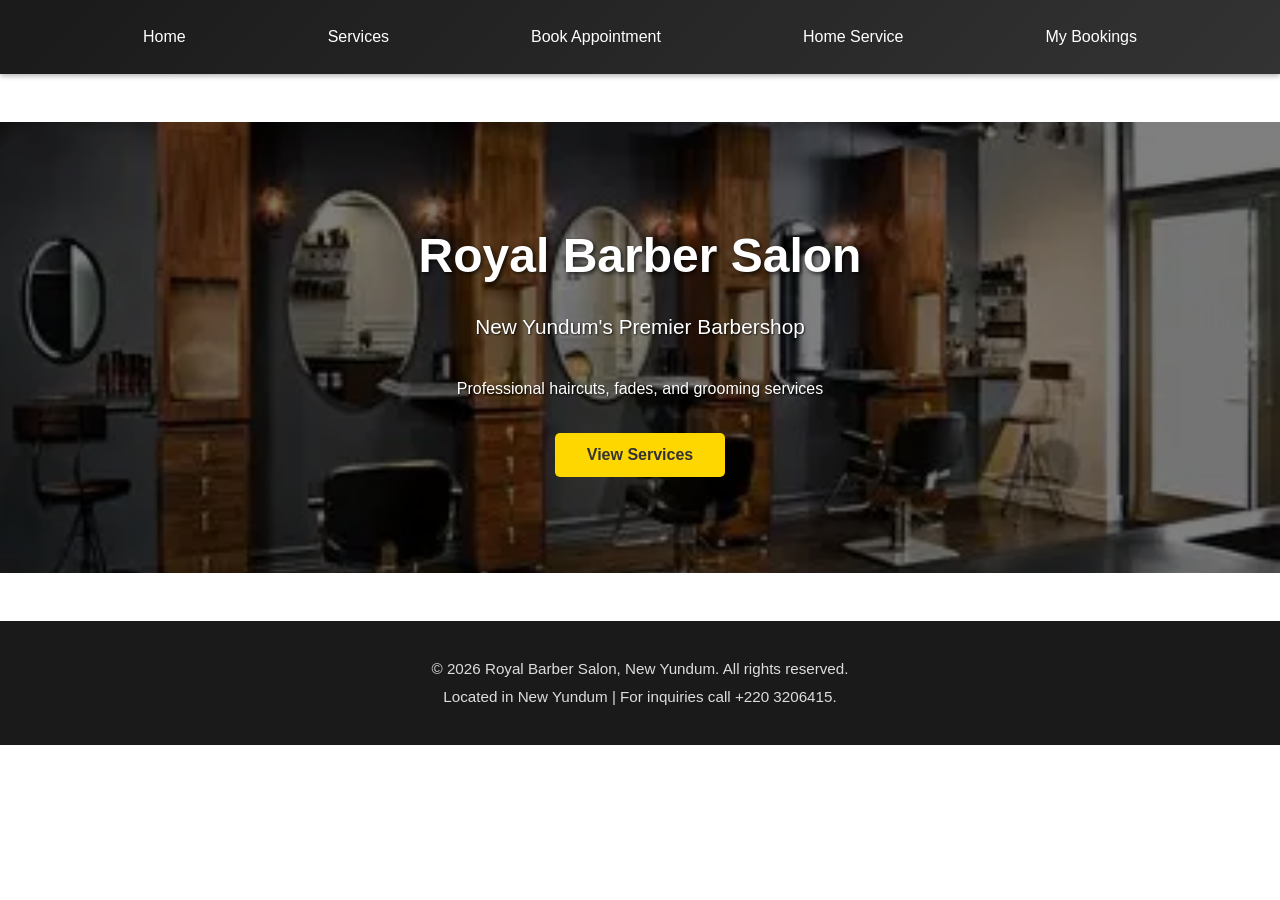
<file: index.html>
<!DOCTYPE html>
<html lang="en">
<head>
    <meta charset="UTF-8">
    <meta name="viewport" content="width=device-width, initial-scale=1.0">
    <title>Royal Barber Salon - New Yundum</title>

    <link rel="stylesheet" href="style.css">
</head>

    

<body>
    <header>
        <nav>
            <a onclick="showSection('home')">Home</a>
            <a onclick="showSection('services')">Services</a>
            <a onclick="showSection('booking')">Book Appointment</a>
            <a onclick="showSection('home-service')">Home Service</a>
            <a onclick="showSection('bookings')">My Bookings</a>
        </nav>
    </header>

    <!-- Home Section -->
    <section id="home" class="active">
        <div class="hero">
            <h1>Royal Barber Salon</h1>
            <p>New Yundum's Premier Barbershop</p>
            <p style="font-size: 1rem;">Professional haircuts, fades, and grooming services</p>
            <button class="cta-button" onclick="showSection('services')">View Services</button>
        </div>
    </section>

    <!-- Services Section -->
    <section id="services">
        <div class="container">
            <h2>Our Services & Prices</h2>
            <div class="services-grid">
                <div class="service-card" onclick="selectServiceAndBook('classic')">
                    <div class="service-image"><img src="images/service-classic.webp" alt="Classic Haircut"></div>
                    <div class="service-info">
                        <h3>Classic Haircut</h3>
                        <p>Precision cut, styling, and grooming for everyday looks.</p>
                        <div class="price">Ordinary: 200 GMD | VIP: 300 GMD</div>
                        <button type="button" class="book-service-btn">Book This Service</button>
                    </div>
                </div>

                <div class="service-card" onclick="selectServiceAndBook('fade')">
                    <div class="service-image"><img src="images/service-fade.webp" alt="Fade and Line-up"></div>
                    <div class="service-info">
                        <h3>Fade & Line-up</h3>
                        <p>Sharp fade with a detailed edge-up finish.</p>
                        <div class="price">Ordinary: 200 GMD | VIP: 300 GMD</div>
                        <button type="button" class="book-service-btn">Book This Service</button>
                    </div>
                </div>

                <div class="service-card" onclick="selectServiceAndBook('beard')">
                    <div class="service-image"><img src="images/service-beard.webp" alt="Beard Trim and Shape"></div>
                    <div class="service-info">
                        <h3>Beard Trim & Shape</h3>
                        <p>Professional beard grooming, shaping, and line-up.</p>
                        <div class="price">Ordinary: 150 GMD | VIP: 200 GMD</div>
                        <button type="button" class="book-service-btn">Book This Service</button>
                    </div>
                </div>

                <div class="service-card" onclick="selectServiceAndBook('package')">
                    <div class="service-image"><img src="images/service-package.webp" alt="Full Grooming Package"></div>
                    <div class="service-info">
                        <h3>Full Grooming Package</h3>
                        <p>Haircut, beard trim, face treatment, and styling.</p>
                        <div class="price">Ordinary: 3,500 GMD | VIP: 5,000 GMD</div>
                        <button type="button" class="book-service-btn">Book This Service</button>
                    </div>
                </div>

                <div class="service-card" onclick="selectServiceAndBook('spray')">
                    <div class="service-image"><img src="images/service-spray.webp" alt="Hair Spray Service"></div>
                    <div class="service-info">
                        <h3>Hair Spray Service</h3>
                        <p>Long-lasting spray finish to lock in your style.</p>
                        <div class="price">Ordinary: 400 GMD | VIP: 500 GMD</div>
                        <button type="button" class="book-service-btn">Book This Service</button>
                    </div>
                </div>

                <div class="service-card" onclick="selectServiceAndBook('curly')">
                    <div class="service-image"><img src="images/service-curly.jpg" alt="Curly Hair Service"></div>
                    <div class="service-info">
                        <h3>Curly Hair Service</h3>
                        <p>Expert curl shaping, moisture care, and styling.</p>
                        <div class="price">Ordinary: 300 GMD | VIP: 450 GMD</div>
                        <button type="button" class="book-service-btn">Book This Service</button>
                    </div>
                </div>

                <div class="service-card" onclick="selectServiceAndBook('kids')">
                    <div class="service-image"><img src="images/service-kids.webp" alt="Kids Haircut"></div>
                    <div class="service-info">
                        <h3>Kids Haircut</h3>
                        <p>Friendly kids cuts with gentle styling and finish.</p>
                        <div class="price">Ordinary: 100 GMD | VIP: 150 GMD</div>
                        <button type="button" class="book-service-btn">Book This Service</button>
                    </div>
                </div>
            </div>
            <button class="cta-button" onclick="showSection('booking')" style="display: block; margin: 0 auto;">Book Now</button>
        </div>
    </section>

    <!-- Booking Section -->
    <section id="booking">
        <div class="container">
            <h2>Book Your Appointment</h2>
            <div class="success-message" id="successMessage">
                Please,Carefully make your bookings! We'll see you soon.
            </div>
            <form class="booking-form" id="bookingForm">
                <div class="form-group">
                    <label for="fullName">Full Name *</label>
                    <input type="text" id="fullName" name="fullName" required>
                </div>

                <div class="form-group">
                    <label for="phone">Phone Number *</label>
                    <input type="tel" id="phone" name="phone" required>
                </div>

                <div class="form-row">
                    <div class="form-group">
                        <label for="bookingDate">Booking Date *</label>
                        <input type="date" id="bookingDate" name="bookingDate" required>
                    </div>
                    <div class="form-group">
                        <label for="bookingTime">Booking Time *</label>
                        <input type="time" id="bookingTime" name="bookingTime" required>
                    </div>
                </div>

                <div class="form-group">
                    <label for="service">Select Service *</label>
                    <select id="service" name="service" required onchange="updatePrice()">
                        <option value="">-- Choose a service --</option>
                        <option value="classic">Classic Haircut - 200/300 GMD</option>
                        <option value="fade">Fade & Line-up - 200/300 GMD</option>
                        <option value="beard">Beard Trim & Shape - 150/200 GMD</option>
                        <option value="package">Full Grooming Package - 3,500/5,000 GMD</option>
                        <option value="spray">Hair Spray Service - 400/500 GMD</option>
                        <option value="curly">Curly Hair Service - 300/450 GMD</option>
                        <option value="kids">Kids Haircut - 100/150 GMD</option>
                    </select>
                </div>

                <div class="form-group">
                    <label>Treatment Type *</label>
                    <div class="radio-group">
                        <div class="radio-item">
                            <input type="radio" id="ordinary" name="treatment" value="Ordinary" required onchange="updatePrice()">
                            <label for="ordinary">Ordinary</label>
                        </div>
                        <div class="radio-item">
                            <input type="radio" id="vip" name="treatment" value="VIP" required onchange="updatePrice()">
                            <label for="vip">VIP</label>
                        </div>
                    </div>
                </div>

                <div class="form-group">
                    <label>Service Location *</label>
                    <div class="radio-group">
                        <div class="radio-item">
                            <input type="radio" id="salon" name="location" value="Salon" required onchange="updatePrice()">
                            <label for="salon">At Our Salon</label>
                        </div>
                        <div class="radio-item">
                            <input type="radio" id="home" name="location" value="Home Service" required onchange="updatePrice()">
                            <label for="home">Home Service (+500 GMD)</label>
                        </div>
                    </div>
                </div>

                <div class="form-group">
                    <label for="notes">Additional Notes</label>
                    <textarea id="notes" name="notes" rows="3" placeholder="Any special requests or preferences..."></textarea>
                </div>

                <div class="form-group">
                    <label>Payment Method * (Click icon to open app)</label>
                    <div class="payment-methods">
                        <div class="payment-option">
                            <input type="radio" id="wave" name="payment" value="Wave" required onclick="openPaymentApp('wave')">
                            <label for="wave" onclick="selectAndOpenApp('wave', event)" title="Wave">
                                <img class="payment-app-icon" src="images/wave.png" alt="Wave logo">
                                Wave 
                            </label>
                        </div>
                        <div class="payment-option">
                            <input type="radio" id="afrimoney" name="payment" value="Afrimoney" required onclick="openPaymentApp('afrimoney')">
                            <label for="afrimoney" onclick="selectAndOpenApp('afrimoney', event)" title="Afrimoney">
                                <img class="payment-app-icon" src="images/afrimoney.svg" alt="Afrimoney logo">
                                Afrimoney
                            </label>
                        </div>
                        <div class="payment-option">
                            <input type="radio" id="qmoney" name="payment" value="Qmoney" required onclick="openPaymentApp('qmoney')">
                            <label for="qmoney" onclick="selectAndOpenApp('qmoney', event)" title="Qmoney">
                                <img class="payment-app-icon" src="images/qmoney.svg" alt="Qmoney logo">
                                Qmoney
                            </label>
                        </div>
                        <div class="payment-option">
                            <input type="radio" id="aps" name="payment" value="APS" required onclick="openPaymentApp('aps')">
                            <label for="aps" onclick="selectAndOpenApp('aps', event)" title="APS">
                                <img class="payment-app-icon" src="images/aps.png" alt="APS logo">
                                APS 
                            </label>
                        </div>
                        <div class="payment-option">
                            <input type="radio" id="yonna" name="payment" value="Yonna" required onclick="openPaymentApp('yonna')">
                            <label for="yonna" onclick="selectAndOpenApp('yonna', event)" title="Yonna">
                                <img class="payment-app-icon" src="images/yonna.png" alt="Yonna logo">
                                Yonna
                            </label>
                        </div>
                    </div>
                </div>

                <div class="summary" id="bookingSummary" style="display: none;">
                    <h3 style="margin-bottom: 1rem;">Booking Summary</h3>
                    <div class="summary-item">
                        <span>Service:</span>
                        <span id="summaryService"></span>
                    </div>
                    <div class="summary-item">
                        <span>Treatment:</span>
                        <span id="summaryTreatment"></span>
                    </div>
                    <div class="summary-item">
                        <span>Location:</span>
                        <span id="summaryLocation"></span>
                    </div>
                    <div class="summary-item">
                        <span>Date & Time:</span>
                        <span id="summaryDateTime"></span>
                    </div>
                    <div class="summary-item">
                        <span>Payment Method:</span>
                        <span id="summaryPayment"></span>
                    </div>
                    <div class="summary-item" id="summaryPayToRow" style="display:none;">
                        <span>Pay To:</span>
                        <span id="summaryPayTo"></span>
                    </div>
                    <div class="summary-item">
                        <span class="summary-total">Total Price:</span>
                        <span class="summary-total" id="summaryPrice">0 GMD</span>
                    </div>
                    <div id="qrContainer" style="text-align:center; margin-top:1rem; display:none;">
                        <img id="bookingQR" alt="Booking QR" style="max-width:200px; border:4px solid #fff; border-radius:8px;" />
                    </div>
                </div>

                <button type="submit" class="submit-btn">Complete Booking</button>
            </form>
        </div>
    </section>

    <!-- Home Service Section -->
    <section id="home-service">
        <div class="container">
            <h2>Home Service Booking</h2>
            <div class="success-message" id="homeServiceSuccess">
                Your home service appointment has been booked successfully.
            </div>
            <form class="booking-form" id="homeServiceForm">
                <div class="form-group">
                    <label for="hsFullName">Full Name *</label>
                    <input type="text" id="hsFullName" name="fullName" required>
                </div>

                <div class="form-group">
                    <label for="hsPhone">Phone Number *</label>
                    <input type="tel" id="hsPhone" name="phone" required>
                </div>

                <div class="form-group">
                    <label for="hsAddress">Home Address *</label>
                    <textarea id="hsAddress" name="address" rows="2" required placeholder="Your full home address in New Yundum..."></textarea>
                </div>

                <div class="form-row">
                    <div class="form-group">
                        <label for="hsDate">Preferred Date *</label>
                        <input type="date" id="hsDate" name="date" required>
                    </div>
                    <div class="form-group">
                        <label for="hsTime">Preferred Time *</label>
                        <input type="time" id="hsTime" name="time" required>
                    </div>
                </div>

                <div class="form-group">
                    <label for="hsService">Select Service *</label>
                    <select id="hsService" name="service" required onchange="updateHomeServicePrice()">
                        <option value="">-- Choose a service --</option>
                        <option value="classic">Classic Haircut - 200/300 GMD</option>
                        <option value="fade">Fade & Line-up - 200/300 GMD</option>
                        <option value="beard">Beard Trim & Shape - 150/200 GMD</option>
                        <option value="package">Full Grooming Package - 3,500/5,000 GMD</option>
                        <option value="spray">Hair Spray Service - 400/500 GMD</option>
                        <option value="curly">Curly Hair Service - 300/450 GMD</option>
                        <option value="kids">Kids Haircut - 100/150 GMD</option>
                    </select>
                </div>

                <div class="form-group">
                    <label>Treatment Type *</label>
                    <div class="radio-group">
                        <div class="radio-item">
                            <input type="radio" id="hsOrdinary" name="hsTreatment" value="Ordinary" required onchange="updateHomeServicePrice()">
                            <label for="hsOrdinary">Ordinary</label>
                        </div>
                        <div class="radio-item">
                            <input type="radio" id="hsVip" name="hsTreatment" value="VIP" required onchange="updateHomeServicePrice()">
                            <label for="hsVip">VIP</label>
                        </div>
                    </div>
                </div>

                <div class="form-group">
                    <label for="hsNotes">Special Requests</label>
                    <textarea id="hsNotes" name="notes" rows="3" placeholder="Any specific requirements..."></textarea>
                </div>

                <div class="form-group">
                    <label>Payment Method * (Click icon to open app)</label>
                    <div class="payment-methods">
                        <div class="payment-option">
                            <input type="radio" id="hsWave" name="hsPayment" value="Wave" required onclick="openPaymentApp('wave')">
                            <label for="hsWave" onclick="selectAndOpenApp('hsWave', event)" title="Wave">
                                <img class="payment-app-icon" src="images/wave.png" alt="Wave logo">
                                Wave 
                            </label>
                        </div>
                        <div class="payment-option">
                            <input type="radio" id="hsAfrimoney" name="hsPayment" value="Afrimoney" required onclick="openPaymentApp('afrimoney')">
                            <label for="hsAfrimoney" onclick="selectAndOpenApp('hsAfrimoney', event)" title="Afrimoney">
                                <img class="payment-app-icon" src="images/afrimoney.svg" alt="Afrimoney logo">
                                Afrimoney
                            </label>
                        </div>
                        <div class="payment-option">
                            <input type="radio" id="hsQmoney" name="hsPayment" value="Qmoney" required onclick="openPaymentApp('qmoney')">
                            <label for="hsQmoney" onclick="selectAndOpenApp('hsQmoney', event)" title="Qmoney">
                                <img class="payment-app-icon" src="images/qmoney.svg" alt="Qmoney logo">
                                Qmoney
                            </label>
                        </div>
                        <div class="payment-option">
                            <input type="radio" id="hsAps" name="hsPayment" value="APS" required onclick="openPaymentApp('aps')">
                            <label for="hsAps" onclick="selectAndOpenApp('hsAps', event)" title="APS">
                                <img class="payment-app-icon" src="images/aps.png" alt="APS logo">
                                APS
                            </label>
                        </div>
                        <div class="payment-option">
                            <input type="radio" id="hsYonna" name="hsPayment" value="Yonna" required onclick="openPaymentApp('yonna')">
                            <label for="hsYonna" onclick="selectAndOpenApp('hsYonna', event)" title="Yonna">
                                <img class="payment-app-icon" src="images/yonna.png" alt="Yonna logo">
                                Yonna
                            </label>
                        </div>
                    </div>
                </div>

                <div class="summary" id="homeServiceSummary" style="display: none;">
                    <h3 style="margin-bottom: 1rem;">Service Summary</h3>
                    <div class="summary-item">
                        <span>Service:</span>
                        <span id="hsSummaryService"></span>
                    </div>
                    <div class="summary-item">
                        <span>Treatment:</span>
                        <span id="hsSummaryTreatment"></span>
                    </div>
                    <div class="summary-item">
                        <span>Date & Time:</span>
                        <span id="hsSummaryDateTime"></span>
                    </div>
                    <div class="summary-item">
                        <span>Location:</span>
                        <span id="hsSummaryLocation"></span>
                    </div>
                    <div class="summary-item">
                        <span>Payment Method:</span>
                        <span id="hsSummaryPayment"></span>
                    </div>
                    <div class="summary-item" id="hsSummaryPayToRow" style="display:none;">
                        <span>Pay To:</span>
                        <span id="hsSummaryPayTo"></span>
                    </div>
                    <div class="summary-item">
                        <span class="summary-total">Total Price:</span>
                        <span class="summary-total" id="hsSummaryPrice">0 GMD</span>
                    </div>
                    <div id="hsQrContainer" style="text-align:center; margin-top:1rem; display:none;">
                        <img id="hsBookingQR" alt="Home Service QR" style="max-width:200px; border:4px solid #fff; border-radius:8px;" />
                    </div>
                </div>

                <button type="submit" class="submit-btn">Confirm Home Service Booking</button>
            </form>
        </div>
    </section>

    <!-- Bookings Review Section -->
    <section id="bookings">
        <div class="container">
            <h2>My Completed Bookings</h2>
            <p class="section-note">View your completed booking forms below. Show the QR code to your barber to confirm the booking and service details instantly.</p>
            <button class="cta-button clear-bookings-btn" onclick="clearAllBookings()">Clear All Bookings</button>
            <div id="bookingsContainer" class="bookings-grid"></div>
            <p id="noBookingsMessage" class="section-note" style="display:none;">No completed bookings yet. Complete a booking or home service form to see your review here.</p>
        </div>
    </section>

    <footer>
        <p>&copy; 2026 Royal Barber Salon, New Yundum. All rights reserved.</p>
        <p>Located in New Yundum | For inquiries call +220 3206415.</p>
    </footer>

    <script src="script.js"></script>
</body>
</html>
</file>
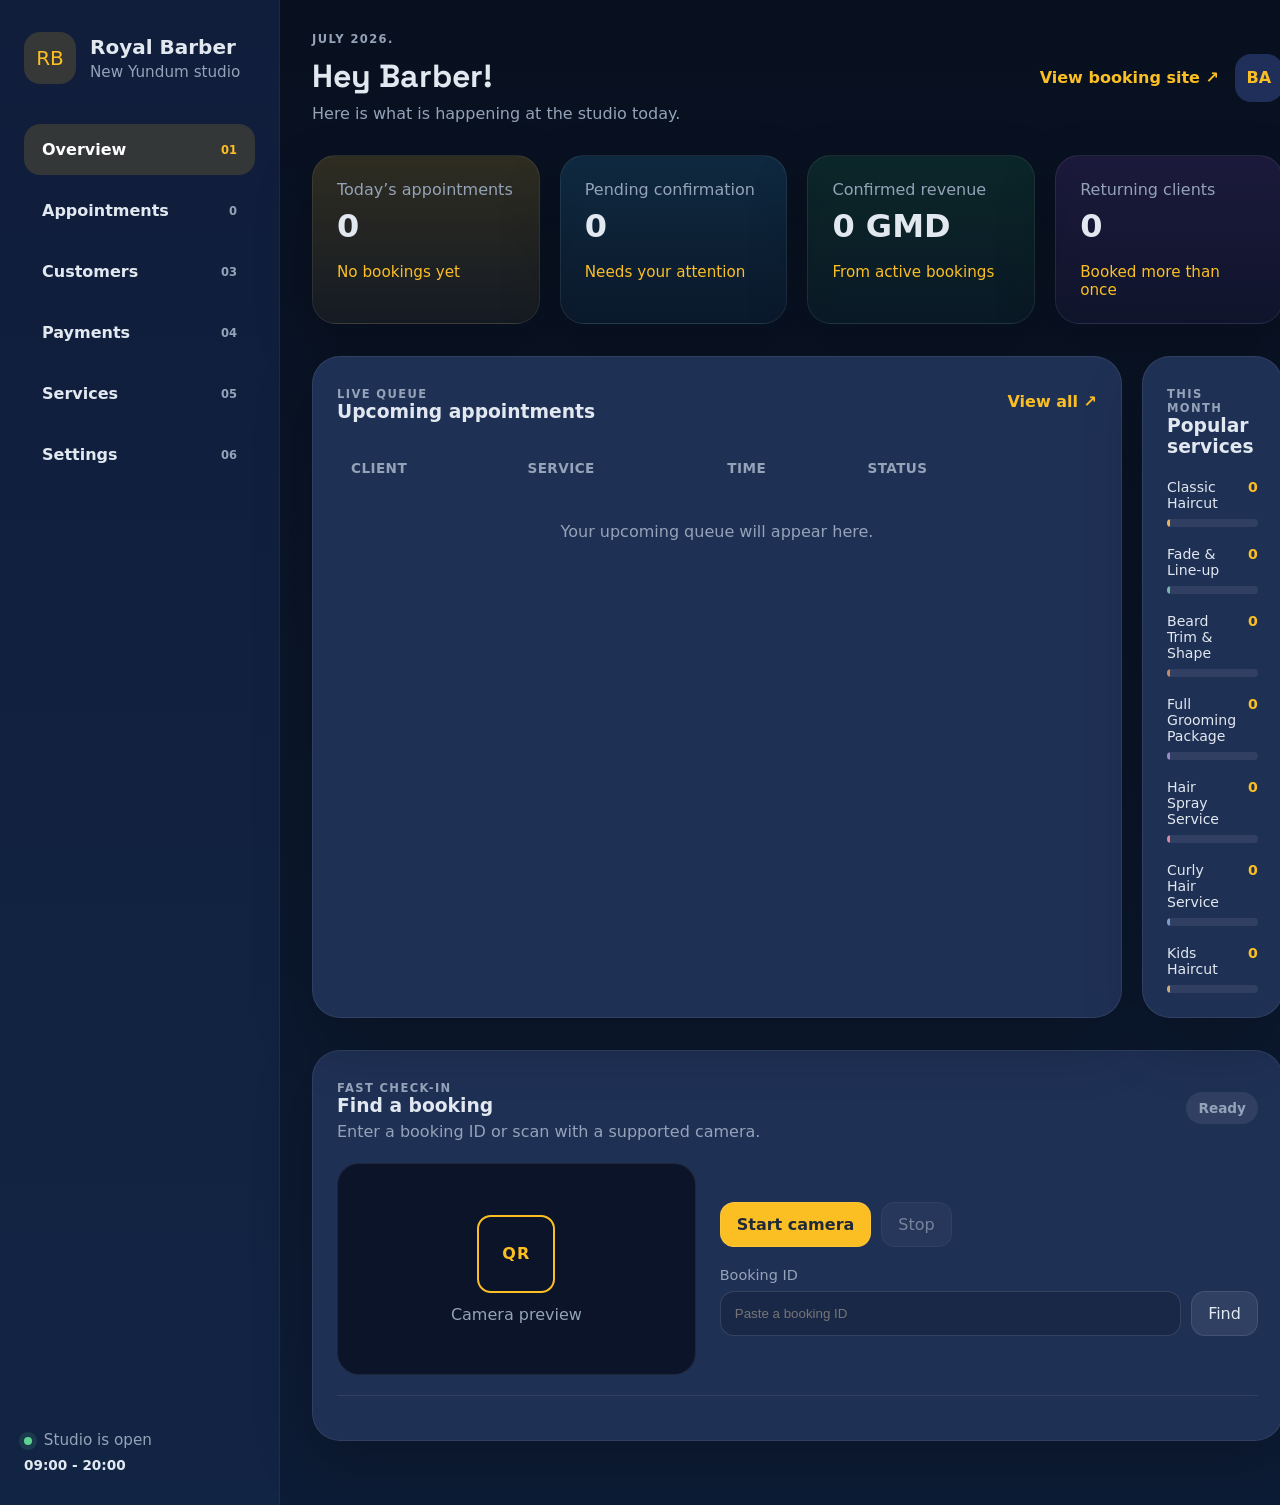
<file: dashboard.html>
<!DOCTYPE html>
<html lang="en">
<head>
  <meta charset="UTF-8">
  <meta name="viewport" content="width=device-width, initial-scale=1.0">
  <title>Royal Barber Salon | Dashboard</title>
  <link rel="preconnect" href="https://fonts.googleapis.com">
  <link rel="preconnect" href="https://fonts.gstatic.com" crossorigin>
  <link href="https://fonts.googleapis.com/css2?family=DM+Sans:wght@400;500;600;700&family=Space+Grotesk:wght@500;600;700&display=swap" rel="stylesheet">
  <link rel="stylesheet" href="dashboard.css">
</head>
<body>
  <div class="dashboard-layout">
    <aside class="sidebar" id="sidebar"><div><div class="brand-panel"><div class="brand-icon">RB</div><div><h1>Royal Barber</h1><p>New Yundum studio</p></div></div><nav class="sidebar-nav" aria-label="Dashboard navigation"><button class="nav-item active" data-page="dashboard">Overview <span>01</span></button><button class="nav-item" data-page="appointments">Appointments <span id="navAppointmentCount">0</span></button><button class="nav-item" data-page="customers">Customers <span>03</span></button><button class="nav-item" data-page="payments">Payments <span>04</span></button><button class="nav-item" data-page="services">Services <span>05</span></button><button class="nav-item" data-page="settings">Settings <span>06</span></button></nav></div><div class="sidebar-footer"><span class="live-dot"></span> Studio is open <strong>09:00 - 20:00</strong></div></aside>
    <main class="content-area">
      <header class="topbar"><div class="page-heading"><p class="eyebrow">JULY 2026.</p><h2>Hey Barber!</h2><p id="pageSubtitle">Here is what is happening at the studio today.</p></div><div class="topbar-actions"><button class="menu-toggle" id="sidebarToggle" aria-label="Open menu">☰</button><a class="view-site" href="index.html">View booking site ↗</a><div class="profile-badge">BA</div></div></header>
      <section id="dashboardPage" class="page-view active-view"><div class="overview-grid"><article class="card card-primary"><p>Today’s appointments</p><h3 id="todayCount">0</h3><span class="card-note" id="todayNote">No bookings yet</span></article><article class="card card-secondary"><p>Pending confirmation</p><h3 id="pendingCount">0</h3><span class="card-note">Needs your attention</span></article><article class="card card-tertiary"><p>Confirmed revenue</p><h3 id="revenueTotal">0 GMD</h3><span class="card-note">From active bookings</span></article><article class="card card-quaternary"><p>Returning clients</p><h3 id="returningCount">0</h3><span class="card-note">Booked more than once</span></article></div><div class="main-panels"><section class="panel"><div class="panel-header"><div><p class="eyebrow">Live queue</p><h3>Upcoming appointments</h3></div><button class="text-button" data-page-link="appointments">View all ↗</button></div><div class="table-wrap"><table><thead><tr><th>Client</th><th>Service</th><th>Time</th><th>Status</th><th></th></tr></thead><tbody id="upcomingRows"></tbody></table><div class="empty-state" id="upcomingEmpty">Your upcoming queue will appear here.</div></div></section><section class="panel"><div class="panel-header"><div><p class="eyebrow">This month</p><h3>Popular services</h3></div></div><div class="service-bars" id="serviceBars"></div></section></div><section class="panel scanner-panel"><div class="panel-header"><div><p class="eyebrow">Fast check-in</p><h3>Find a booking</h3><p>Enter a booking ID or scan with a supported camera.</p></div><span id="scannerStatus" class="scanner-status">Ready</span></div><div class="scanner-layout"><div class="scanner-preview"><video id="qrVideo" playsinline muted aria-label="QR code camera preview"></video><div id="scannerPlaceholder" class="scanner-placeholder"><span class="scanner-frame">QR</span><p>Camera preview</p></div></div><div class="scanner-controls"><div class="scanner-actions"><button id="startScanner" class="scanner-btn primary" type="button">Start camera</button><button id="stopScanner" class="scanner-btn" type="button" disabled>Stop</button></div><form id="bookingLookupForm" class="lookup-form"><label for="bookingCode">Booking ID</label><div class="lookup-row"><input id="bookingCode" type="text" placeholder="Paste a booking ID" autocomplete="off"><button class="scanner-btn" type="submit">Find</button></div></form></div></div><div id="bookingDetails" class="booking-details" aria-live="polite" hidden></div></section></section>
      <section id="appointmentsPage" class="page-view"><div class="section-heading"><div><p class="eyebrow">Manage the day</p><h2>Appointments</h2><p>Confirm or complete bookings from the shared booking site.</p></div><button class="primary-action" id="exportBookings">Export CSV ↓</button></div><section class="panel"><div class="toolbar"><input id="appointmentSearch" type="search" placeholder="Search clients, phone, service..." aria-label="Search appointments"><select id="statusFilter" aria-label="Filter appointments"><option value="all">All statuses</option><option value="pending">Pending</option><option value="confirmed">Confirmed</option><option value="completed">Completed</option><option value="cancelled">Cancelled</option></select></div><div class="table-wrap"><table class="appointments-table"><thead><tr><th>Client</th><th>Service</th><th>Date & time</th><th>Payment</th><th>Status</th><th>Actions</th></tr></thead><tbody id="appointmentsRows"></tbody></table><div class="empty-state" id="appointmentsEmpty">No appointments match your filters.</div></div></section></section>
      <section id="customersPage" class="page-view"><div class="section-heading"><div><p class="eyebrow">Client book</p><h2>Customers</h2><p>Every client currently stored by the booking site.</p></div></div><div class="customer-grid" id="customerGrid"></div></section>
      <section id="paymentsPage" class="page-view"><div class="section-heading"><div><p class="eyebrow">Money in motion</p><h2>Payments</h2><p>Revenue is calculated from confirmed and completed bookings.</p></div></div><div class="payment-summary" id="paymentSummary"></div><section class="panel"><div class="panel-header"><h3>Recent transactions</h3></div><div class="table-wrap"><table><thead><tr><th>Client</th><th>Method</th><th>Service</th><th>Amount</th><th>Status</th></tr></thead><tbody id="paymentRows"></tbody></table></div></section></section>
      <section id="servicesPage" class="page-view"><div class="section-heading"><div><p class="eyebrow">Your menu</p><h2>Services</h2><p>Current services and their ordinary starting prices.</p></div></div><div class="service-grid" id="servicesGrid"></div></section>
      <section id="settingsPage" class="page-view"><div class="section-heading"><div><p class="eyebrow">Studio preferences</p><h2>Settings</h2><p>These preferences are saved in this browser.</p></div></div><section class="panel settings-panel"><form id="settingsForm"><label>Studio name<input name="studioName" value="Royal Barber Salon"></label><label>Opening time<input name="openingTime" type="time" value="09:00"></label><label>Closing time<input name="closingTime" type="time" value="20:00"></label><label class="toggle-row"><span>Show completed appointments in queue<input name="showCompleted" type="checkbox"></span></label><button class="primary-action" type="submit">Save preferences</button><p class="save-message" id="settingsMessage" role="status"></p></form></section></section>
    </main>
  </div>
  <script src="dashboard.js"></script>
</body>
</html>
</file>
<file: style.css>
/* Moved from inline <style> in index.html */
* {
    margin: 0;
    padding: 0;
    box-sizing: border-box;
}

body {
    font-family: 'Segoe UI', Tahoma, Geneva, Verdana, sans-serif;
    line-height: 1.6;
    color: #333;
}

header {
    background: linear-gradient(135deg, #1a1a1a 0%, #333 100%);
    color: white;
    padding: 1rem 0;
    position: sticky;
    top: 0;
    z-index: 100;
    box-shadow: 0 2px 5px rgba(0,0,0,0.3);
}

nav {
    display: flex;
    justify-content: space-around;
    flex-wrap: wrap;
    max-width: 1200px;
    margin: 0 auto;
    padding: 0 2rem;
}

nav a {
    color: white;
    text-decoration: none;
    padding: 0.5rem 1rem;
    cursor: pointer;
    transition: color 0.3s;
    font-weight: 500;
}

nav a:hover {
    color: #ffd700;
}

.container {
    max-width: 1200px;
    margin: 0 auto;
    padding: 0 2rem;
}

.hero {
    background: linear-gradient(rgba(0,0,0,0.5), rgba(0,0,0,0.5)),
                url('images/download.webp');
    background-size: cover;
    background-position: center;
    color: white;
    text-align: center;
    padding: 6rem 2rem;
}

.hero h1 {
    font-size: 3rem;
    margin-bottom: 1rem;
    text-shadow: 2px 2px 4px rgba(0,0,0,0.7);
}

.hero p {
    font-size: 1.3rem;
    margin-bottom: 2rem;
    text-shadow: 1px 1px 2px rgba(0,0,0,0.7);
}

.cta-button {
    background-color: #ffd700;
    color: #333;
    padding: 0.8rem 2rem;
    border: none;
    border-radius: 5px;
    cursor: pointer;
    font-size: 1rem;
    font-weight: bold;
    transition: background-color 0.3s;
}

.cta-button:hover {
    background-color: #ffed4e;
}

section {
    padding: 3rem 0;
    display: none;
}

section.active {
    display: block;
}

h2 {
    color: #1a1a1a;
    margin-bottom: 2rem;
    text-align: center;
    font-size: 2.2rem;
    border-bottom: 3px solid #ffd700;
    padding-bottom: 1rem;
}

.services-grid {
    display: grid;
    grid-template-columns: repeat(auto-fit, minmax(280px, 1fr));
    gap: 2rem;
    margin-bottom: 2rem;
}

.service-card {
    background: white;
    border-radius: 10px;
    overflow: hidden;
    box-shadow: 0 4px 15px rgba(0,0,0,0.2);
    transition: transform 0.3s, box-shadow 0.3s;
    cursor: pointer;
}

.service-card:hover {
    transform: translateY(-10px);
    box-shadow: 0 8px 25px rgba(0,0,0,0.3);
}

.service-image {
    width: 100%;
    height: 220px;
    overflow: hidden;
    display: flex;
    align-items: center;
    justify-content: center;
    background: #f2f2f2;
}

.service-image img {
    width: 100%;
    height: 100%;
    object-fit: cover;
    object-position: center;
    display: block;
}

.service-card:nth-child(2) .service-image {
    background: linear-gradient(135deg, #f093fb 0%, #f5576c 100%);
}

.service-card:nth-child(3) .service-image {
    background: linear-gradient(135deg, #4faffe 0%, #00f2fe 100%);
}

.service-card:nth-child(4) .service-image {
    background: linear-gradient(135deg, #43e97b 0%, #38f9d7 100%);
}

.service-info {
    padding: 1.5rem;
}

.book-service-btn {
    margin-top: 1rem;
    background: #1a1a1a;
    color: #fff;
    border: none;
    border-radius: 8px;
    padding: 0.85rem 1rem;
    cursor: pointer;
    font-size: 0.95rem;
    font-weight: 700;
    transition: background-color 0.3s, transform 0.2s;
}

.book-service-btn:hover {
    background: #ffd700;
    color: #333;
    transform: translateY(-2px);
}

.service-info h3 {
    margin-bottom: 0.5rem;
    color: #1a1a1a;
}

.service-info p {
    color: #666;
    font-size: 0.9rem;
    margin-bottom: 1rem;
}

.price {
    font-size: 1.5rem;
    font-weight: bold;
    color: #ffd700;
}

.form-group {
    margin-bottom: 1.5rem;
}

label {
    display: block;
    margin-bottom: 0.5rem;
    font-weight: bold;
    color: #333;
}

input, select, textarea {
    width: 100%;
    padding: 0.8rem;
    border: 2px solid #ddd;
    border-radius: 5px;
    font-size: 1rem;
    transition: border-color 0.3s;
}

input:focus, select:focus, textarea:focus {
    outline: none;
    border-color: #ffd700;
}

.booking-form {
    max-width: 700px;
    margin: 2rem auto;
    background: white;
    padding: 2rem;
    border-radius: 10px;
    box-shadow: 0 4px 15px rgba(0,0,0,0.1);
}

.form-row {
    display: grid;
    grid-template-columns: 1fr 1fr;
    gap: 1.5rem;
}

.form-row.full {
    grid-template-columns: 1fr;
}

.radio-group, .checkbox-group {
    display: flex;
    flex-wrap: wrap;
    gap: 2rem;
    margin-top: 0.5rem;
}

.radio-item, .checkbox-item {
    display: flex;
    align-items: center;
}

.radio-item input, .checkbox-item input {
    width: auto;
    margin-right: 0.5rem;
}

.radio-item label, .checkbox-item label {
    margin: 0;
    font-weight: normal;
}

.payment-methods {
    display: grid;
    grid-template-columns: repeat(auto-fit, minmax(150px, 1fr));
    gap: 1rem;
    margin-top: 1rem;
}

.payment-option {
    padding: 1rem;
    border: 2px solid #ddd;
    border-radius: 10px;
    text-align: center;
    cursor: pointer;
    transition: all 0.3s;
    background: white;
    position: relative;
    min-height: 100px;
    display: flex;
    flex-direction: column;
    align-items: center;
    justify-content: center;
}

.payment-option:hover {
    border-color: #ffd700;
    background-color: #fffacd;
    transform: translateY(-5px);
    box-shadow: 0 5px 15px rgba(0,0,0,0.1);
}

.payment-option input {
    display: none;
}

.payment-option input:checked + label {
    color: #1a1a1a;
    font-weight: 700;
}

.payment-app-icon {
    width: 48px;
    height: 48px;
    object-fit: contain;
    display: block;
    margin-bottom: 0.75rem;
    padding: 0.5rem;
    background: #f8fafc;
    border-radius: 50%;
    border: 1px solid #e5e7eb;
}

.payment-option label {
    margin: 0;
    cursor: pointer;
    display: flex;
    flex-direction: column;
    align-items: center;
    justify-content: center;
    gap: 0.5rem;
    font-weight: 500;
    color: #334155;
    text-align: center;
}

.payment-option label strong {
    display: block;
    font-size: 0.95rem;
}

.payment-option a {
    position: absolute;
    top: 0;
    left: 0;
    right: 0;
    bottom: 0;
    display: flex;
    flex-direction: column;
    align-items: center;
    justify-content: center;
    text-decoration: none;
    color: inherit;
    border-radius: 10px;
}

.submit-btn {
    width: 100%;
    background-color: #ffd700;
    color: #333;
    padding: 1rem;
    border: none;
    border-radius: 5px;
    font-size: 1.1rem;
    font-weight: bold;
    cursor: pointer;
    transition: background-color 0.3s;
    margin-top: 1.5rem;
}

.submit-btn:hover {
    background-color: #ffed4e;
}

.summary {
    max-width: 700px;
    margin: 2rem auto;
    background: #f9f9f9;
    padding: 2rem;
    border-radius: 10px;
    border-left: 4px solid #ffd700;
}

.summary-item {
    display: flex;
    justify-content: space-between;
    margin-bottom: 1rem;
    padding-bottom: 1rem;
    border-bottom: 1px solid #ddd;
}

.bookings-grid {
    display: grid;
    grid-template-columns: repeat(auto-fit, minmax(280px, 1fr));
    gap: 1.5rem;
    margin-top: 2rem;
}

.booking-card {
    background: white;
    border: 2px solid #f0f0f0;
    border-radius: 12px;
    padding: 1.5rem;
    box-shadow: 0 6px 20px rgba(0,0,0,0.08);
    transition: transform 0.3s, box-shadow 0.3s;
}

.booking-card:hover {
    transform: translateY(-5px);
    box-shadow: 0 10px 30px rgba(0,0,0,0.12);
}

.booking-card h3 {
    margin-bottom: 1rem;
    font-size: 1.25rem;
    color: #1a1a1a;
}

.booking-card p {
    margin-bottom: 0.75rem;
    color: #555;
    line-height: 1.5;
}

.booking-status {
    display: inline-block;
    padding: 0.3rem 0.8rem;
    border-radius: 999px;
    font-size: 0.85rem;
    font-weight: 700;
}

.booking-status.pending {
    background: #ffedd5;
    color: #b45309;
}

.booking-status.confirmed {
    background: #dcfce7;
    color: #166534;
}

.booking-status.cancelled {
    background: #fee2e2;
    color: #991b1b;
}

.booking-actions {
    display: flex;
    flex-wrap: wrap;
    gap: 0.75rem;
    margin-top: 1rem;
}

.action-btn {
    border: none;
    border-radius: 8px;
    padding: 0.85rem 1rem;
    cursor: pointer;
    font-weight: 700;
    transition: transform 0.2s, background-color 0.3s;
}

.cancel-btn {
    background: #ef4444;
    color: white;
}

.confirm-btn {
    background: #10b981;
    color: white;
}

.delete-btn {
    background: #6b7280;
    color: white;
}

.action-btn:hover {
    transform: translateY(-2px);
}

footer {
    background: #1a1a1a;
    color: #ddd;
    text-align: center;
    padding: 2rem 1rem;
}

footer p {
    margin: 0.25rem 0;
    font-size: 0.95rem;
}

@media (max-width: 768px) {
    .form-row {
        grid-template-columns: 1fr;
    }

    .payment-methods {
        grid-template-columns: 1fr;
    }

    nav {
        padding: 0 1rem;
    }

    .hero {
        padding: 4rem 1rem;
    }
}
</file>
<file: dashboard.css>
﻿:root {
  color-scheme: dark;
  --bg: #0f172a;
  --surface: #111d3f;
  --surface-strong: #17294b;
  --panel: #1f3055;
  --text: #e2e8f0;
  --muted: #94a3b8;
  --accent: #fbbf24;
  --accent-soft: rgba(251, 191, 36, 0.15);
  --border: rgba(226, 232, 240, 0.08);
  --shadow: 0 24px 60px rgba(0, 0, 0, 0.22);
}

* {
  box-sizing: border-box;
}

html,
body {
  margin: 0;
  min-height: 100%;
  font-family: Inter, system-ui, -apple-system, BlinkMacSystemFont, 'Segoe UI', sans-serif;
  background: linear-gradient(180deg, #08101f 0%, #0d1c36 100%);
  color: var(--text);
}

button,
a {
  font: inherit;
}

button {
  border: none;
  background: none;
  cursor: pointer;
}

a {
  color: inherit;
  text-decoration: none;
}

.dashboard-layout {
  display: grid;
  grid-template-columns: 280px 1fr;
  min-height: 100vh;
}

.sidebar {
  padding: 32px 24px;
  background: linear-gradient(180deg, #101d3b 0%, #122444 100%);
  border-right: 1px solid rgba(255, 255, 255, 0.05);
  display: flex;
  flex-direction: column;
  justify-content: space-between;
}

.brand-panel {
  display: flex;
  align-items: center;
  gap: 14px;
  margin-bottom: 40px;
}

.brand-icon {
  width: 52px;
  height: 52px;
  display: grid;
  place-items: center;
  border-radius: 16px;
  background: rgba(251, 191, 36, 0.16);
  color: var(--accent);
  font-size: 1.25rem;
}

.brand-panel h1 {
  margin: 0;
  font-size: 1.25rem;
}

.brand-panel p {
  margin: 4px 0 0;
  color: var(--muted);
  font-size: 0.95rem;
}

.sidebar-nav {
  display: grid;
  gap: 10px;
}

.nav-item {
  width: 100%;
  text-align: left;
  padding: 16px 18px;
  border-radius: 16px;
  color: var(--text);
  transition: background 180ms ease, color 180ms ease;
}

.nav-item:hover,
.nav-item:focus-visible {
  background: rgba(251, 191, 36, 0.08);
  outline: none;
}

.nav-item.active {
  background: var(--accent-soft);
  color: #fff;
}

.sidebar-footer {
  margin-top: 36px;
  color: var(--muted);
  font-size: 0.95rem;
}

.content-area {
  padding: 32px;
}

.topbar {
  display: flex;
  justify-content: space-between;
  gap: 20px;
  align-items: center;
  margin-bottom: 32px;
}

.page-heading h2 {
  margin: 0 0 8px;
  font-size: 2rem;
}

.page-heading p {
  margin: 0;
  color: var(--muted);
}

.topbar-actions {
  display: flex;
  align-items: center;
  gap: 16px;
}

.menu-toggle {
  display: none;
  width: 48px;
  height: 48px;
  border-radius: 16px;
  background: rgba(255, 255, 255, 0.08);
  color: var(--text);
  font-size: 1.25rem;
}

.profile-badge {
  width: 48px;
  height: 48px;
  border-radius: 16px;
  display: grid;
  place-items: center;
  background: #1f2f5a;
  color: var(--accent);
  font-weight: 700;
}

.overview-grid {
  display: grid;
  grid-template-columns: repeat(4, minmax(0, 1fr));
  gap: 20px;
  margin-bottom: 32px;
}

.card {
  padding: 24px;
  border-radius: 24px;
  background: rgba(255, 255, 255, 0.04);
  border: 1px solid rgba(255, 255, 255, 0.08);
  box-shadow: var(--shadow);
}

.card p {
  margin: 0 0 8px;
  color: var(--muted);
}

.card h3 {
  margin: 0;
  font-size: 2rem;
}

.card-note {
  display: inline-flex;
  margin-top: 18px;
  color: var(--accent);
  font-size: 0.95rem;
}

.card-primary {
  background: linear-gradient(180deg, rgba(251, 191, 36, 0.16), rgba(251, 191, 36, 0.05));
}

.card-secondary {
  background: linear-gradient(180deg, rgba(56, 189, 248, 0.14), rgba(56, 189, 248, 0.04));
}

.card-tertiary {
  background: linear-gradient(180deg, rgba(34, 197, 94, 0.12), rgba(34, 197, 94, 0.04));
}

.card-quaternary {
  background: linear-gradient(180deg, rgba(168, 85, 247, 0.12), rgba(168, 85, 247, 0.04));
}

.main-panels {
  display: grid;
  grid-template-columns: 2fr 1fr;
  gap: 20px;
  margin-bottom: 32px;
}

.panel {
  background: var(--panel);
  border-radius: 28px;
  padding: 24px;
  border: 1px solid rgba(255, 255, 255, 0.08);
  box-shadow: var(--shadow);
}

.panel-header {
  display: flex;
  justify-content: space-between;
  gap: 16px;
  align-items: center;
  margin-bottom: 22px;
}

.panel-header h3 {
  margin: 0;
}

.panel-header p {
  margin: 6px 0 0;
  color: var(--muted);
}

.panel-header a {
  color: var(--accent);
  font-size: 0.95rem;
}

.table-wrap {
  overflow-x: auto;
}

table {
  width: 100%;
  border-collapse: collapse;
  min-width: 760px;
}

th,
td {
  padding: 16px 14px;
  text-align: left;
}

th {
  color: var(--muted);
  text-transform: uppercase;
  letter-spacing: 0.03em;
  font-size: 0.85rem;
}

tbody tr {
  border-top: 1px solid rgba(255, 255, 255, 0.06);
}

tbody td {
  color: #e6edf8;
  vertical-align: middle;
}

.table-note {
  display: block;
  margin-top: 6px;
  color: var(--muted);
  font-size: 0.93rem;
}

.status,
.payment-status,
.booking-status {
  display: inline-flex;
  padding: 8px 12px;
  border-radius: 999px;
  font-size: 0.85rem;
  font-weight: 600;
}

.status.confirmed,
.booking-status.confirmed {
  background: rgba(34, 197, 94, 0.15);
  color: #a7f3d0;
}

.booking-status.completed {
  background: rgba(56, 189, 248, 0.14);
  color: #93c5fd;
}

.status.pending,
.booking-status.pending,
.payment-status.pending {
  background: rgba(251, 191, 36, 0.14);
  color: #facc15;
}

.status.cancelled,
.booking-status.cancelled,
.payment-status.failed {
  background: rgba(248, 113, 113, 0.14);
  color: #fecaca;
}

.payment-status.paid {
  background: rgba(56, 189, 248, 0.14);
  color: #93c5fd;
}

.qr-badge {
  width: 56px;
  height: 56px;
  display: grid;
  place-items: center;
  border-radius: 16px;
  background: rgba(255, 255, 255, 0.05);
  border: 1px solid rgba(255, 255, 255, 0.08);
  color: var(--muted);
  font-size: 0.85rem;
}

.action-buttons {
  display: flex;
  flex-wrap: wrap;
  gap: 10px;
}

.action-btn {
  padding: 10px 14px;
  border-radius: 14px;
  background: rgba(255, 255, 255, 0.08);
  color: var(--text);
  border: 1px solid rgba(255, 255, 255, 0.1);
  transition: transform 150ms ease, background 150ms ease;
}

.action-btn:hover {
  transform: translateY(-1px);
  background: rgba(255, 255, 255, 0.12);
}

.action-btn.confirm {
  color: #a7f3d0;
}

.action-btn.complete {
  color: #93c5fd;
}

.action-btn.cancel {
  color: #fecaca;
}

.scanner-panel {
  margin-bottom: 32px;
}

.scanner-status {
  display: inline-flex;
  padding: 8px 12px;
  border-radius: 999px;
  background: rgba(255, 255, 255, 0.08);
  color: var(--muted);
  font-size: 0.85rem;
  font-weight: 600;
  white-space: nowrap;
}

.scanner-status.success {
  background: rgba(34, 197, 94, 0.15);
  color: #a7f3d0;
}

.scanner-status.error {
  background: rgba(248, 113, 113, 0.14);
  color: #fecaca;
}

.scanner-layout {
  display: grid;
  grid-template-columns: minmax(220px, 0.8fr) minmax(280px, 1.2fr);
  gap: 24px;
  align-items: stretch;
}

.scanner-preview {
  position: relative;
  min-height: 210px;
  overflow: hidden;
  border-radius: 22px;
  background: #0b1429;
  border: 1px solid rgba(255, 255, 255, 0.08);
}

.scanner-preview video {
  display: none;
  width: 100%;
  height: 100%;
  min-height: 210px;
  object-fit: cover;
}

.scanner-preview video.visible {
  display: block;
}

.scanner-placeholder {
  min-height: 210px;
  display: grid;
  place-items: center;
  align-content: center;
  gap: 12px;
  color: var(--muted);
}

.scanner-placeholder p {
  margin: 0;
}

.scanner-frame {
  width: 78px;
  height: 78px;
  display: grid;
  place-items: center;
  border: 2px solid var(--accent);
  border-radius: 14px;
  color: var(--accent);
  font-weight: 700;
  letter-spacing: 0.08em;
}

.scanner-controls {
  display: flex;
  flex-wrap: wrap;
  align-content: center;
  gap: 12px;
}

.scanner-btn {
  padding: 12px 16px;
  border-radius: 14px;
  background: rgba(255, 255, 255, 0.08);
  border: 1px solid rgba(255, 255, 255, 0.1);
  color: var(--text);
  transition: background 150ms ease, opacity 150ms ease;
}

.scanner-btn:hover:not(:disabled) {
  background: rgba(255, 255, 255, 0.14);
}

.scanner-btn:disabled {
  cursor: not-allowed;
  opacity: 0.45;
}

.scanner-btn.primary {
  background: var(--accent);
  color: #1f2937;
  font-weight: 700;
}

.lookup-form {
  flex-basis: 100%;
  margin-top: 8px;
}

.lookup-form label {
  display: block;
  margin-bottom: 8px;
  color: var(--muted);
  font-size: 0.9rem;
}

.lookup-row {
  display: flex;
  gap: 10px;
}

.lookup-row input {
  min-width: 0;
  flex: 1;
  padding: 12px 14px;
  border: 1px solid rgba(255, 255, 255, 0.12);
  border-radius: 14px;
  background: rgba(0, 0, 0, 0.16);
  color: var(--text);
  outline: none;
}

.lookup-row input:focus {
  border-color: var(--accent);
}

.scanner-help {
  flex-basis: 100%;
  margin: 0;
  color: var(--muted);
  font-size: 0.88rem;
}

.booking-details {
  display: grid;
  grid-template-columns: repeat(5, minmax(0, 1fr));
  gap: 12px;
  margin-top: 20px;
  padding-top: 20px;
  border-top: 1px solid rgba(255, 255, 255, 0.08);
}

.booking-details > div {
  padding: 14px;
  border-radius: 16px;
  background: rgba(255, 255, 255, 0.04);
}

.booking-details span,
.booking-details strong {
  display: block;
}

.detail-label {
  margin-bottom: 8px;
  color: var(--muted);
  font-size: 0.8rem;
  text-transform: uppercase;
  letter-spacing: 0.04em;
}

.booking-details strong {
  overflow-wrap: anywhere;
}

.booking-details > strong,
.booking-details > span {
  color: var(--muted);
}

.summary-list {
  display: grid;
  gap: 16px;
}

.summary-item {
  padding: 18px 20px;
  border-radius: 20px;
  background: rgba(255, 255, 255, 0.04);
  border: 1px solid rgba(255, 255, 255, 0.06);
}

.summary-item span {
  display: block;
  color: var(--muted);
  margin-bottom: 10px;
}

.summary-item strong {
  font-size: 1.4rem;
}

.services-panel {
  background: var(--panel);
  border-radius: 28px;
  padding: 24px;
  border: 1px solid rgba(255, 255, 255, 0.08);
}

.service-grid {
  display: grid;
  grid-template-columns: repeat(4, minmax(0, 1fr));
  gap: 20px;
  margin-top: 20px;
}

.service-card {
  padding: 22px;
  border-radius: 24px;
  background: rgba(255, 255, 255, 0.04);
  border: 1px solid rgba(255, 255, 255, 0.06);
}

.service-card h4 {
  margin: 0 0 10px;
}

.service-card p {
  margin: 0;
  color: var(--accent);
  font-weight: 700;
}

@media (max-width: 1080px) {
  .dashboard-layout {
    grid-template-columns: 1fr;
  }

  .overview-grid {
    grid-template-columns: repeat(2, minmax(0, 1fr));
  }

  .main-panels {
    grid-template-columns: 1fr;
  }

  .service-grid {
    grid-template-columns: repeat(2, minmax(0, 1fr));
  }
}

@media (max-width: 760px) {
  .sidebar {
    position: fixed;
    top: 0;
    left: 0;
    bottom: 0;
    width: 280px;
    transform: translateX(-100%);
    transition: transform 250ms ease;
    z-index: 20;
  }

  .sidebar.open {
    transform: translateX(0);
  }

  .content-area {
    padding: 20px;
  }

  .topbar {
    flex-direction: column;
    align-items: flex-start;
  }

  .menu-toggle {
    display: inline-flex;
  }

  .overview-grid,
  .service-grid {
    grid-template-columns: 1fr;
  }

  .scanner-layout,
  .booking-details {
    grid-template-columns: 1fr;
  }

  .scanner-status {
    white-space: normal;
  }

  table {
    min-width: 100%;
  }

  .panel,
  .card {
    padding: 20px;
  }
}

@media (max-width: 520px) {
  .brand-panel {
    flex-direction: column;
    align-items: flex-start;
  }

  .panel-header {
    flex-direction: column;
    align-items: flex-start;
  }
}

/* Dashboard view states and admin controls */
.page-view { display: none; }
.page-view.active-view { display: block; animation: rise-in 280ms ease both; }
@keyframes rise-in { from { opacity: 0; transform: translateY(8px); } to { opacity: 1; transform: translateY(0); } }
.eyebrow { margin: 0 0 8px; color: var(--accent); font-size: .72rem; font-weight: 700; letter-spacing: .12em; text-transform: uppercase; }
.page-heading .eyebrow { margin-bottom: 10px; }
.page-heading h2, .section-heading h2 { font-family: 'Space Grotesk', sans-serif; }
.sidebar-nav .nav-item { display: flex; justify-content: space-between; align-items: center; font-weight: 600; }
.sidebar-nav .nav-item span { color: var(--muted); font-size: .72rem; }
.sidebar-nav .nav-item.active span { color: var(--accent); }
.live-dot { display: inline-block; width: 8px; height: 8px; margin-right: 7px; border-radius: 50%; background: #60d394; box-shadow: 0 0 0 5px rgba(96,211,148,.12); }
.sidebar-footer strong { display: block; margin-top: 8px; color: var(--text); font-size: .85rem; }
.view-site, .text-button { color: var(--accent); font-weight: 700; }
.text-button { padding: 0; }
.section-heading { display: flex; justify-content: space-between; gap: 24px; align-items: end; margin-bottom: 26px; }
.section-heading h2 { margin: 0 0 8px; font-size: 2.2rem; }
.section-heading p:not(.eyebrow) { margin: 0; color: var(--muted); }
.primary-action { padding: 13px 18px; border-radius: 13px; background: var(--accent); color: #201a0b; font-weight: 800; }
.toolbar { display: flex; gap: 12px; margin-bottom: 18px; }
.toolbar input, .toolbar select, .settings-panel input { width: 100%; padding: 13px 14px; border: 1px solid var(--border); border-radius: 12px; background: rgba(0,0,0,.16); color: var(--text); outline: none; }
.toolbar input { max-width: 440px; }
.toolbar select { max-width: 180px; }
.toolbar input:focus, .toolbar select:focus, .settings-panel input:focus { border-color: var(--accent); }
.empty-state { padding: 30px 12px; color: var(--muted); text-align: center; }
.empty-state[hidden] { display: none; }
.row-action { padding: 7px 10px; border: 1px solid rgba(255,255,255,.12); border-radius: 9px; color: var(--accent); font-size: .78rem; font-weight: 700; white-space: nowrap; }
.row-action:hover { background: var(--accent-soft); }
.row-action.danger { color: #fecaca; }
.action-buttons { min-width: 190px; }
.service-bars { display: grid; gap: 19px; }
.bar-item > div:first-child { display: flex; justify-content: space-between; gap: 12px; margin-bottom: 8px; font-size: .88rem; }
.bar-item strong { color: var(--accent); }
.bar-track { height: 8px; overflow: hidden; border-radius: 99px; background: rgba(255,255,255,.08); }
.bar-track i { display: block; height: 100%; border-radius: inherit; min-width: 3px; }
.scanner-actions { display: flex; gap: 10px; }
.customer-grid, .payment-summary { display: grid; grid-template-columns: repeat(3, minmax(0, 1fr)); gap: 18px; }
.customer-card { display: flex; gap: 15px; align-items: center; padding: 20px; border: 1px solid var(--border); border-radius: 18px; background: rgba(255,255,255,.04); }
.customer-avatar { width: 48px; height: 48px; display: grid; place-items: center; flex: 0 0 auto; border-radius: 15px; background: var(--accent-soft); color: var(--accent); font-weight: 800; }
.customer-card h3, .service-card h3 { margin: 0 0 5px; font-size: 1rem; }
.customer-card p, .customer-card span, .service-card span { margin: 0; color: var(--muted); font-size: .83rem; }
.customer-card span { display: block; margin-top: 8px; line-height: 1.45; }
.payment-summary { margin-bottom: 22px; }
.payment-summary .card { padding: 20px; }
.service-grid { grid-template-columns: repeat(3, minmax(0, 1fr)); }
.service-card { position: relative; padding: 24px; }
.service-mark { display: block; width: 34px; height: 5px; margin-bottom: 22px; border-radius: 5px; }
.service-card p { margin: 0 0 15px; color: var(--accent); }
.settings-panel { max-width: 620px; }
.settings-panel form { display: grid; gap: 18px; }
.settings-panel label { color: var(--muted); font-size: .9rem; }
.settings-panel input { display: block; margin-top: 8px; }
.toggle-row span { display: flex; align-items: center; justify-content: space-between; color: var(--text); font-weight: 600; }
.toggle-row input { width: 20px; height: 20px; margin: 0; accent-color: var(--accent); }
.save-message { margin: 0; color: #a7f3d0; }

@media (max-width: 760px) {
  .section-heading { align-items: flex-start; flex-direction: column; }
  .toolbar, .lookup-row { flex-direction: column; }
  .toolbar input, .toolbar select { max-width: none; }
  .customer-grid, .payment-summary, .service-grid { grid-template-columns: 1fr; }
}
</file>
